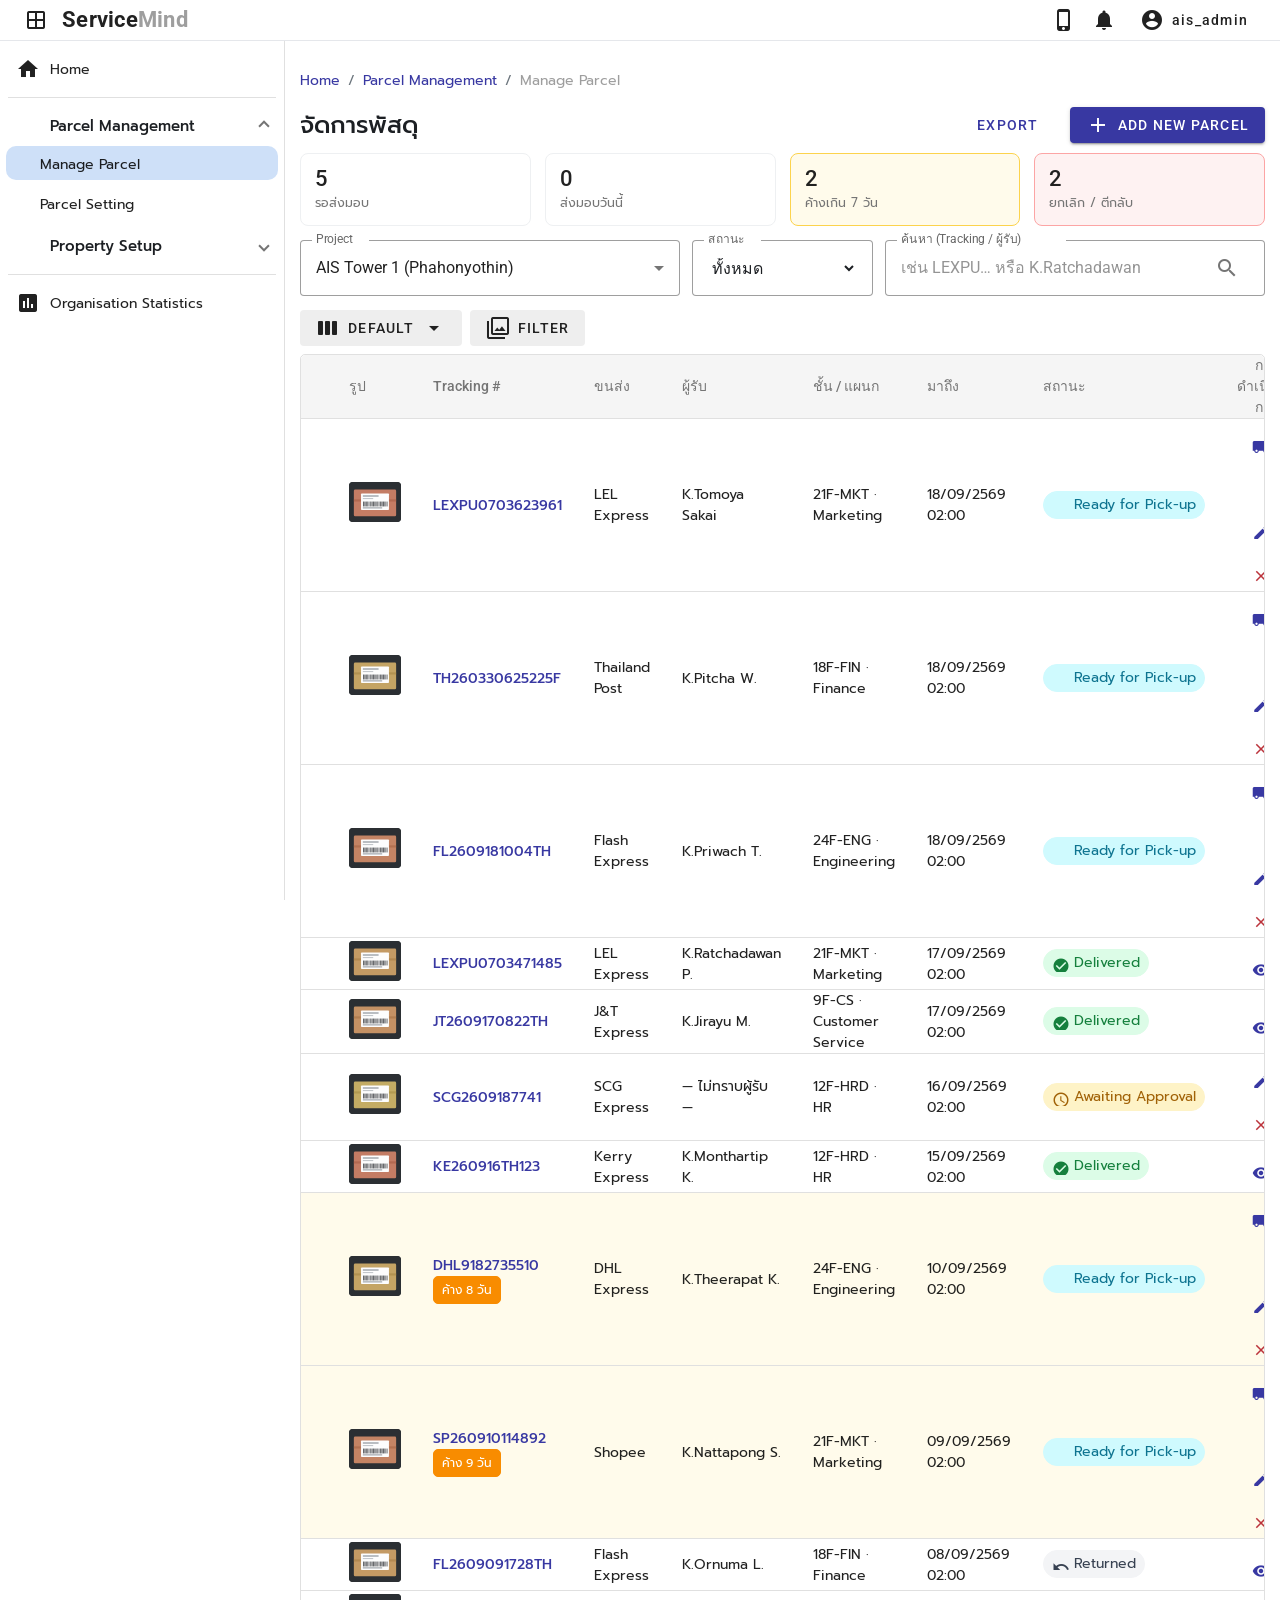
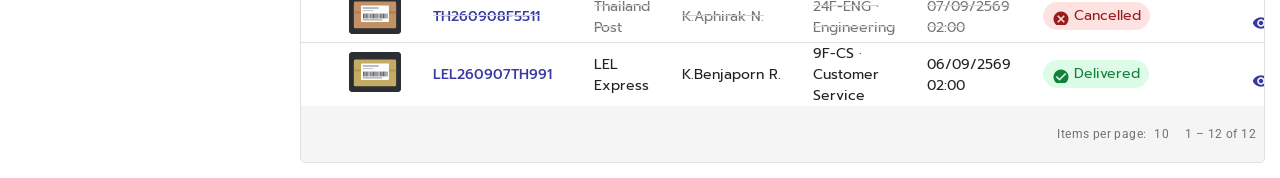
<file: designsystem/servicemind-parcel-list.html>
<!doctype html>
<html lang="th" data-theme="admin">
<head>
<meta charset="utf-8">
<meta name="viewport" content="width=device-width, initial-scale=1">
<title>Manage Parcel &middot; ServiceMind</title>

<!-- Font stack: identical to app.servicemind.asia + the OCR mockup so the two
     pages feel like the same product, not a mock stitched from two sources. -->
<link rel="preconnect" href="https://fonts.googleapis.com">
<link rel="preconnect" href="https://fonts.gstatic.com" crossorigin>
<link rel="stylesheet" href="https://fonts.googleapis.com/css2?family=Roboto:wght@300;400;500;700&display=swap">
<link rel="stylesheet" href="https://fonts.googleapis.com/css2?family=Prompt:ital,wght@0,300;0,400;0,500;0,600;0,700;1,400&display=swap">
<link rel="stylesheet" href="https://fonts.googleapis.com/icon?family=Material+Icons">
<link rel="stylesheet" href="https://fonts.googleapis.com/css2?family=Material+Symbols+Outlined:opsz,wght,FILL,GRAD@20..48,100..700,0..1,-50..200">
<link rel="stylesheet" href="https://fonts.servicemind.asia/fnt-awsome-5/font-awesome-5.15.4.min.css">

<link rel="stylesheet" href="servicemind%20(1).css">

<style>
/* Same fix as the OCR page: hide icon ligature text while the font is still
   downloading; JS at the bottom reveals it once document.fonts is ready. */
.material-icons, .material-symbols-outlined { color: transparent; }
html.fonts-ready .material-icons,
html.fonts-ready .material-symbols-outlined { color: inherit; }

* { box-sizing: border-box; }
html, body { height: 100%; }
body { margin: 0; font: 400 14px/1.5 var(--font-family); color: var(--tis-dark); background: #fff; }
.sm-shell { display: flex; flex-direction: column; height: 100%; }
.sm-th { font-family: Prompt, var(--font-family); }

/* KPI strip: 4 stat cards across the top */
.pl-kpi { display: grid; grid-template-columns: repeat(4, 1fr); gap: 14px; margin: 0 0 14px; }
.pl-kpi-card { border: 1px solid #eef0f2; border-radius: 8px; padding: 12px 14px; background: #fff; }
.pl-kpi-value { font: 500 22px/1.2 var(--font-family); color: var(--tis-heading-color); }
.pl-kpi-label { font-size: 12.5px; color: var(--tis-text-color); margin-top: 2px; }
.pl-kpi-card--accent { border-color: #fcd34d; background: #fffbeb; }
.pl-kpi-card--danger { border-color: #fca5a5; background: #fef2f2; }

/* Row-level highlight — overdue rows get a soft amber tint like Approve screen */
.pl-row.is-overdue { background: #fffbeb; }
.pl-row.is-cancelled td:not(:first-child):not(:last-child) { color: var(--tis-text-color); text-decoration: line-through; text-decoration-color: #d1d5db; }
.pl-thumb { width: 52px; height: 40px; object-fit: cover; border-radius: 4px; background: #23272b; }

/* Mobile-first card fallback for the table — mirrors what OCR page does with
   .sm-approve-cards. One markup, two presentations. */
.pl-cards { display: none; }
.pl-card { display: flex; gap: 11px; padding: 10px; border: 1px solid #eef0f2; border-radius: 8px; background: #fff; }
.pl-card + .pl-card { margin-top: 10px; }
.pl-card.is-overdue { background: #fffbeb; border-color: #fcd34d; }
.pl-card-thumb { width: 66px; height: 66px; border-radius: 6px; object-fit: cover; flex: 0 0 auto; background: #23272b; }
.pl-card-body { min-width: 0; flex: 1 1 auto; }
.pl-card-title { font-weight: 500; font-size: 13.5px; color: var(--tis-heading-color); }
.pl-card-meta { font-size: 12px; color: var(--tis-text-color); }
.pl-card-actions { display: flex; flex-wrap: wrap; gap: 6px; margin-top: 8px; }
.pl-choice { border: 1px solid #d8dbe0; background: #fff; border-radius: 999px; cursor: pointer; padding: 4px 11px; font: inherit; font-size: 12.5px; color: var(--tis-dark); }
.pl-choice:hover { border-color: var(--tis-primary); }
.pl-choice.is-danger { color: #dc2626; border-color: #fca5a5; }

@media (max-width: 991px) {
  /* Sidenav takes 285px on Angular Material — hide on real mobile until the
     real app has a hamburger toggle. Same rule as OCR page. */
  mat-drawer.drawer { display: none; }
  .tis-main-container { padding-left: 12px; padding-right: 12px; }
  .tis-page-header { flex-wrap: wrap; row-gap: 10px; }
  .tis-page-header > .tis-inline-group { width: 100%; justify-content: flex-end; flex-wrap: wrap; }

  .pl-kpi { grid-template-columns: repeat(2, 1fr); }
  .pl-desktop { display: none; }
  .pl-cards { display: block; }
}

/* Simple dialog wrapper for the Deliver confirm — reuses the same pattern as
   the OCR page's Approve dialog so both pages feel the same. */
.pl-dialog-wrap { position: fixed; inset: 0; z-index: 50; display: none; align-items: center; justify-content: center; background: rgba(0,0,0,.32); padding: 16px; }
body.pl-dialog-open .pl-dialog-wrap { display: flex; }
button[disabled] { opacity: .45; pointer-events: none; }
</style>
</head>

<body class="sm-th">
<div class="sm-shell">

  <!-- ===== toolbar ====================================================== -->
  <mat-toolbar class="mat-toolbar header mat-toolbar-single-row">
    <button class="mdc-icon-button mat-mdc-icon-button mat-mdc-button-base icon-btn">
      <span class="material-symbols-outlined">window</span>
    </button>
    <b style="font-size:22px;margin-left:6px">Service<i style="font-style:normal;color:#9e9e9e">Mind</i></b>
    <span class="spacer"></span>
    <button class="mdc-icon-button mat-mdc-icon-button mat-mdc-button-base icon-btn">
      <mat-icon class="mat-icon material-icons">phone_iphone</mat-icon>
    </button>
    <button class="mdc-icon-button mat-mdc-icon-button mat-mdc-button-base icon-btn">
      <mat-icon class="mat-icon material-icons">notifications</mat-icon>
    </button>
    <button class="mdc-button mat-mdc-button-base profile-btn mat-mdc-button">
      <span class="mdc-button__label">
        <mat-icon class="mat-icon material-icons">account_circle</mat-icon>
        <span class="profile-info">ais_admin</span>
      </span>
    </button>
  </mat-toolbar>

  <mat-drawer-container style="flex:1 1 auto;min-height:0">

    <!-- ===== sidenav =================================================== -->
    <mat-drawer class="mat-drawer drawer">
      <mat-list class="mat-mdc-list h-full overflow-auto">
        <mat-list-item class="mat-mdc-list-item custom-mat-list-item">
          <span class="mdc-list-item__content">
            <a href="#"><p><mat-icon class="mat-icon material-icons">home</mat-icon><span>Home</span></p></a>
          </span>
        </mat-list-item>

        <div class="p-2"><mat-divider class="mat-divider mat-divider-horizontal"></mat-divider></div>

        <mat-expansion-panel class="mat-expansion-panel custom-expansion-panel mat-expanded">
          <mat-expansion-panel-header class="mat-expansion-panel-header">
            <span class="mat-content">
              <mat-panel-title class="mat-expansion-panel-header-title">
                <mat-icon class="mat-icon material-icons">inventory_2</mat-icon><span>Parcel Management</span>
              </mat-panel-title>
            </span>
            <span class="mat-expansion-indicator"></span>
          </mat-expansion-panel-header>
          <div class="mat-expansion-panel-content-wrapper">
            <div class="mat-expansion-panel-content">
              <div class="mat-expansion-panel-body">
                <mat-list-item class="mat-mdc-list-item custom-mat-list-item">
                  <span class="mdc-list-item__content"><a href="servicemind-parcel-list.html" class="active"><p><span>Manage Parcel</span></p></a></span>
                </mat-list-item>
                <mat-list-item class="mat-mdc-list-item custom-mat-list-item">
                  <span class="mdc-list-item__content"><a href="#"><p><span>Parcel Setting</span></p></a></span>
                </mat-list-item>
              </div>
            </div>
          </div>
        </mat-expansion-panel>

        <mat-expansion-panel class="mat-expansion-panel custom-expansion-panel">
          <mat-expansion-panel-header class="mat-expansion-panel-header">
            <span class="mat-content">
              <mat-panel-title class="mat-expansion-panel-header-title">
                <mat-icon class="mat-icon material-icons">apartment</mat-icon><span>Property Setup</span>
              </mat-panel-title>
            </span>
            <span class="mat-expansion-indicator"></span>
          </mat-expansion-panel-header>
          <div class="mat-expansion-panel-content-wrapper">
            <div class="mat-expansion-panel-content">
              <div class="mat-expansion-panel-body">
                <mat-list-item class="mat-mdc-list-item custom-mat-list-item">
                  <span class="mdc-list-item__content"><a href="#"><p><span>Building</span></p></a></span>
                </mat-list-item>
                <mat-list-item class="mat-mdc-list-item custom-mat-list-item">
                  <span class="mdc-list-item__content"><a href="#"><p><span>Property Unit</span></p></a></span>
                </mat-list-item>
              </div>
            </div>
          </div>
        </mat-expansion-panel>

        <div class="p-2"><mat-divider class="mat-divider mat-divider-horizontal"></mat-divider></div>

        <mat-list-item class="mat-mdc-list-item custom-mat-list-item">
          <span class="mdc-list-item__content">
            <a href="#"><p><mat-icon class="mat-icon material-icons">insert_chart_outlined</mat-icon><span>Organisation Statistics</span></p></a>
          </span>
        </mat-list-item>
      </mat-list>
    </mat-drawer>

    <!-- ===== page ====================================================== -->
    <mat-drawer-content>
      <div class="tis-main-container">
        <div class="tis-page">

          <ul class="tis-breadcrumb">
            <li class="tis-breadcrumb-item"><a href="#">Home</a></li>
            <li class="tis-breadcrumb-item"><a href="#">Parcel Management</a></li>
            <li class="tis-breadcrumb-item active">Manage Parcel</li>
          </ul>

          <div class="tis-page-header">
            <div class="tis-page-title">จัดการพัสดุ</div>
            <ul class="tis-inline-group">
              <li class="tis-inline-group-item">
                <button class="mdc-button mat-mdc-button-base tis-text-upper tis-btn-primary" onclick="exportCsv()">
                  <span class="mdc-button__label"><mat-icon class="mat-icon material-icons">download</mat-icon>Export</span>
                </button>
              </li>
              <li class="tis-inline-group-item">
                <a class="mdc-button mat-mdc-button-base tis-text-upper tis-btn-filled-primary" href="servicemind-parcel-ocr.html">
                  <span class="mdc-button__label"><mat-icon class="mat-icon material-icons">add</mat-icon>Add New Parcel</span>
                </a>
              </li>
            </ul>
          </div>

          <div class="tis-page-body">

            <!-- KPI strip: 4 numbers that answer "งานวันนี้เป็นยังไง" at a glance -->
            <div class="pl-kpi" id="pl-kpi">
              <div class="pl-kpi-card"><div class="pl-kpi-value" id="kpi-ready">0</div><div class="pl-kpi-label">รอส่งมอบ</div></div>
              <div class="pl-kpi-card"><div class="pl-kpi-value" id="kpi-delivered">0</div><div class="pl-kpi-label">ส่งมอบวันนี้</div></div>
              <div class="pl-kpi-card pl-kpi-card--accent"><div class="pl-kpi-value" id="kpi-overdue">0</div><div class="pl-kpi-label">ค้างเกิน 7 วัน</div></div>
              <div class="pl-kpi-card pl-kpi-card--danger"><div class="pl-kpi-value" id="kpi-cancelled">0</div><div class="pl-kpi-label">ยกเลิก / ตีกลับ</div></div>
            </div>

            <!-- Filter row (inline, wraps on narrow) -->
            <div class="flex flex-wrap gap-3" style="margin-bottom:14px">
              <mat-form-field class="mat-mdc-form-field tis-mat-form-field flex-1" style="min-width:220px">
                <div class="mat-mdc-text-field-wrapper">
                  <div class="mat-mdc-form-field-flex">
                    <div class="mdc-notched-outline">
                      <div class="mdc-notched-outline__leading"></div>
                      <div class="mdc-notched-outline__notch"><label class="mdc-floating-label mat-mdc-floating-label mdc-floating-label--float-above">Project</label></div>
                      <div class="mdc-notched-outline__trailing"></div>
                    </div>
                    <div class="mat-mdc-form-field-infix">
                      <div class="mat-mdc-select">
                        <div class="mat-mdc-select-value">AIS Tower 1 (Phahonyothin)</div>
                        <div class="mat-mdc-select-arrow-wrapper"><div class="mat-mdc-select-arrow"></div></div>
                      </div>
                    </div>
                  </div>
                </div>
              </mat-form-field>

              <mat-form-field class="mat-mdc-form-field tis-mat-form-field" style="min-width:180px">
                <div class="mat-mdc-text-field-wrapper">
                  <div class="mat-mdc-form-field-flex">
                    <div class="mdc-notched-outline">
                      <div class="mdc-notched-outline__leading"></div>
                      <div class="mdc-notched-outline__notch"><label class="mdc-floating-label mat-mdc-floating-label mdc-floating-label--float-above">สถานะ</label></div>
                      <div class="mdc-notched-outline__trailing"></div>
                    </div>
                    <div class="mat-mdc-form-field-infix">
                      <select id="pl-status" onchange="render()" style="border:0;background:transparent;font:inherit;color:inherit;outline:none;width:100%">
                        <option value="">ทั้งหมด</option>
                        <option value="ready">Ready for Pick-up</option>
                        <option value="delivered">Delivered</option>
                        <option value="onhold">Awaiting Approval</option>
                        <option value="cancelled">Cancelled</option>
                        <option value="returned">Returned</option>
                      </select>
                    </div>
                  </div>
                </div>
              </mat-form-field>

              <mat-form-field class="mat-mdc-form-field tis-mat-form-field tis-mat-form-field-suffix flex-1" style="min-width:240px">
                <div class="mat-mdc-text-field-wrapper">
                  <div class="mat-mdc-form-field-flex">
                    <div class="mdc-notched-outline">
                      <div class="mdc-notched-outline__leading"></div>
                      <div class="mdc-notched-outline__notch"><label class="mdc-floating-label mat-mdc-floating-label mdc-floating-label--float-above">ค้นหา (Tracking / ผู้รับ)</label></div>
                      <div class="mdc-notched-outline__trailing"></div>
                    </div>
                    <div class="mat-mdc-form-field-infix">
                      <input id="pl-q" oninput="render()" class="mat-mdc-input-element" placeholder="เช่น LEXPU… หรือ K.Ratchadawan">
                    </div>
                    <div class="mat-mdc-form-field-icon-suffix"><mat-icon class="mat-icon material-icons">search</mat-icon></div>
                  </div>
                </div>
              </mat-form-field>
            </div>

            <!-- Table toolbar + active filter badge -->
            <div class="tis-page-body-header" style="margin-bottom:8px">
              <ul class="tis-btn-group" style="gap:8px;list-style:none;padding:0;margin:0;display:flex">
                <li>
                  <button class="mdc-button mdc-button--unelevated mat-mdc-unelevated-button mat-unthemed tis-text-upper">
                    <span class="mdc-button__label"><mat-icon class="mat-icon material-icons">view_week</mat-icon>Default<mat-icon class="mat-icon material-icons">arrow_drop_down</mat-icon></span>
                  </button>
                </li>
                <li>
                  <button class="mdc-button mdc-button--unelevated mat-mdc-unelevated-button mat-unthemed tis-text-upper">
                    <span class="mdc-button__label"><mat-icon class="mat-icon material-icons">filter_alt</mat-icon>Filter</span>
                  </button>
                </li>
              </ul>
              <span class="tis-filter-badge tis-badge-sm" id="pl-filter-badge" style="display:none">
                <mat-icon class="mat-icon material-icons">filter_alt</mat-icon><span id="pl-filter-count">0</span> filters applied
              </span>
            </div>

            <!-- Selection hint (below the table); non-sticky, matches billing pattern -->
            <div id="pl-selection-hint" style="display:none">
              <div class="tis-alert tis-alert-info">
                <mat-icon class="mat-icon material-icons">info</mat-icon>
                <span id="pl-selection-text">1 รายการถูกเลือก</span> — ใช้ปุ่มด้านล่างเพื่อดำเนินการเป็นชุด
                <span style="margin-left:auto">
                  <button class="pl-choice" onclick="bulkDeliver()">ส่งมอบทั้งหมด</button>
                  <button class="pl-choice is-danger" onclick="clearSelection()">ล้าง</button>
                </span>
              </div>
            </div>

            <!-- Desktop: table -->
            <div class="tis-table-container pl-desktop">
              <div class="tis-table-container-body">
                <div class="tis-table-wrapper">
                  <table class="tis-table" style="width:100%;border-collapse:collapse">
                    <thead>
                      <tr>
                        <th style="width:44px">
                          <mat-checkbox class="mat-mdc-checkbox tis-mat-checkbox-primary" id="pl-check-all" onclick="toggleAll()"><span></span></mat-checkbox>
                        </th>
                        <th style="width:60px">รูป</th>
                        <th>Tracking #</th>
                        <th>ขนส่ง</th>
                        <th>ผู้รับ</th>
                        <th>ชั้น / แผนก</th>
                        <th>มาถึง</th>
                        <th>สถานะ</th>
                        <th class="text-right" style="width:180px">การดำเนินการ</th>
                      </tr>
                    </thead>
                    <tbody id="pl-rows"></tbody>
                  </table>
                </div>

                <div class="tis-data-not-found" id="pl-empty" style="display:none">
                  <mat-icon class="mat-icon material-icons tis-mat-icon-3x tis-text-light">inbox</mat-icon>
                  <h5>ไม่พบพัสดุที่ตรงเงื่อนไข</h5>
                  <p>ลองล้างตัวกรอง หรือรับพัสดุใหม่เพื่อเริ่มต้น</p>
                  <a class="mdc-button mat-mdc-button-base tis-text-upper tis-btn-filled-primary" href="servicemind-parcel-ocr.html">
                    <span class="mdc-button__label"><mat-icon class="mat-icon material-icons">add</mat-icon>Add New Parcel</span>
                  </a>
                </div>

                <div class="tis-table-paginator" id="pl-paginator">
                  <mat-paginator class="mat-mdc-paginator">
                    <div class="mat-mdc-paginator-outer-container">
                      <div class="mat-mdc-paginator-container">
                        <div class="mat-mdc-paginator-page-size">
                          <div class="mat-mdc-paginator-page-size-label">Items per page:</div>
                          <div class="mat-mdc-paginator-page-size-value">10</div>
                        </div>
                        <div class="mat-mdc-paginator-range-actions">
                          <div class="mat-mdc-paginator-range-label" id="pl-range">1 – 10 of 0</div>
                        </div>
                      </div>
                    </div>
                  </mat-paginator>
                </div>
              </div>
            </div>

            <!-- Mobile: cards (same data, different layout) -->
            <div class="pl-cards" id="pl-cards"></div>

          </div>
        </div>
      </div>

      <!-- ===== Deliver confirm dialog ================================== -->
      <div class="pl-dialog-wrap" onclick="if (event.target === this) closeDialog()">
        <mat-dialog-container class="mat-mdc-dialog-container">
          <div class="tis-simple-confirmation" style="width:100%;max-width:460px">
            <div class="tis-simple-confirmation-icon"><mat-icon class="mat-icon material-icons">local_shipping</mat-icon></div>
            <h3 class="tis-simple-confirmation-title">ยืนยันการส่งมอบพัสดุ</h3>
            <div class="tis-simple-confirmation-desc" id="pl-dialog-text"></div>
            <div class="tis-simple-confirmation-actions">
              <button class="mdc-button mat-mdc-button-base tis-text-upper tis-btn-primary" onclick="closeDialog()">
                <span class="mdc-button__label">ยกเลิก</span>
              </button>
              <button class="mdc-button mat-mdc-button-base tis-text-upper tis-btn-filled-primary" onclick="confirmDeliver()">
                <span class="mdc-button__label">ยืนยันส่งมอบ</span>
              </button>
            </div>
          </div>
        </mat-dialog-container>
      </div>

    </mat-drawer-content>
  </mat-drawer-container>
</div>

<script>
/* ==========================================================================
   Manage Parcel — list mock-up.
   Same shape as OCR page: mock state on the client, no backend. This lets us
   demo the round trip "รายการ → รับพัสดุใหม่ (OCR) → กลับมารายการ" for AIS
   without any API. Real Angular app would replace `PARCELS` with a service
   call and keep the same render() / applyStatus() shape.

   ponytail: two sources of truth for the status set — the <select> options
   and STATUS_META below — kept aligned by the self-check at the bottom.
   ========================================================================== */

const STATUS_META = {
  ready:     { label: 'Ready for Pick-up',  cls: 'tis-badge-sr-so-approved',  icon: 'inventory_2' },
  delivered: { label: 'Delivered',          cls: 'tis-badge-sr-so-completed', icon: 'check_circle' },
  onhold:    { label: 'Awaiting Approval',  cls: 'tis-badge-sr-so-onhold',    icon: 'schedule' },
  cancelled: { label: 'Cancelled',          cls: 'tis-badge-sr-so-cancelled', icon: 'cancel' },
  returned:  { label: 'Returned',           cls: 'tis-badge-sr-so-closed',    icon: 'undo' },
};
const CARRIERS_SHORT = {
  LEL:      'LEL Express',
  Flash:    'Flash Express',
  Kerry:    'Kerry Express',
  Thai:     'Thailand Post',
  JT:       'J&T Express',
  SCG:      'SCG Express',
  DHL:      'DHL Express',
  Shopee:   'Shopee',
};

/* Mock parcels — arrived-time drives "overdue" (> 7 days ago while ready). */
const TODAY = new Date('2026-09-18T09:00:00+07:00');
const daysAgo = n => new Date(TODAY.getTime() - n * 86400e3);
const fmt = d => d.toLocaleString('th-TH', { day: '2-digit', month: '2-digit', year: 'numeric', hour: '2-digit', minute: '2-digit' }).replace(/,/, '');

const PARCELS = [
  { id: 15628, tracking: 'LEXPU0703623961', carrier: 'LEL',    recipient: 'K.Tomoya Sakai',     unit: '21F-MKT', unitName: 'Marketing',        arrived: daysAgo(0),  status: 'ready',     type: 'ห่อเล็ก' },
  { id: 15627, tracking: 'TH260330625225F', carrier: 'Thai',   recipient: 'K.Pitcha W.',        unit: '18F-FIN', unitName: 'Finance',          arrived: daysAgo(0),  status: 'ready',     type: 'Envelope' },
  { id: 15626, tracking: 'FL2609181004TH',  carrier: 'Flash',  recipient: 'K.Priwach T.',       unit: '24F-ENG', unitName: 'Engineering',      arrived: daysAgo(0),  status: 'ready',     type: 'ห่อใหญ่' },
  { id: 15625, tracking: 'LEXPU0703471485', carrier: 'LEL',    recipient: 'K.Ratchadawan P.',   unit: '21F-MKT', unitName: 'Marketing',        arrived: daysAgo(1),  status: 'delivered', type: 'ห่อกลาง', deliveredBy: 'K.Ratchadawan P.', deliveredAt: daysAgo(1) },
  { id: 15624, tracking: 'JT2609170822TH',  carrier: 'JT',     recipient: 'K.Jirayu M.',        unit: '9F-CS',   unitName: 'Customer Service', arrived: daysAgo(1),  status: 'delivered', type: 'ห่อเล็ก', deliveredBy: 'K.Jirayu M.',      deliveredAt: daysAgo(1) },
  { id: 15623, tracking: 'SCG2609187741',   carrier: 'SCG',    recipient: '— ไม่ทราบผู้รับ —',   unit: '12F-HRD', unitName: 'HR',               arrived: daysAgo(2),  status: 'onhold',    type: 'Bag' },
  { id: 15622, tracking: 'KE260916TH123',   carrier: 'Kerry',  recipient: 'K.Monthartip K.',    unit: '12F-HRD', unitName: 'HR',               arrived: daysAgo(3),  status: 'delivered', type: 'ห่อเล็ก', deliveredBy: 'K.Monthartip K.',  deliveredAt: daysAgo(3) },
  { id: 15621, tracking: 'DHL9182735510',   carrier: 'DHL',    recipient: 'K.Theerapat K.',     unit: '24F-ENG', unitName: 'Engineering',      arrived: daysAgo(8),  status: 'ready',     type: 'ห่อกลาง' },
  { id: 15620, tracking: 'SP260910114892',  carrier: 'Shopee', recipient: 'K.Nattapong S.',     unit: '21F-MKT', unitName: 'Marketing',        arrived: daysAgo(9),  status: 'ready',     type: 'ห่อเล็ก' },
  { id: 15619, tracking: 'FL2609091728TH',  carrier: 'Flash',  recipient: 'K.Ornuma L.',        unit: '18F-FIN', unitName: 'Finance',          arrived: daysAgo(10), status: 'returned',  type: 'ห่อกลาง' },
  { id: 15618, tracking: 'TH260908F5511',   carrier: 'Thai',   recipient: 'K.Aphirak N.',       unit: '24F-ENG', unitName: 'Engineering',      arrived: daysAgo(11), status: 'cancelled', type: 'Envelope' },
  { id: 15617, tracking: 'LEL260907TH991',  carrier: 'LEL',    recipient: 'K.Benjaporn R.',     unit: '9F-CS',   unitName: 'Customer Service', arrived: daysAgo(12), status: 'delivered', type: 'ห่อกลาง', deliveredBy: 'K.Benjaporn R.',   deliveredAt: daysAgo(11) },
];

let selected = new Set();
let dialogId = null;

/* Fake parcel photo: same SVG generator used by the OCR page so both mocks
   render matching thumbnails. ponytail: 24-line SVG stays under `data:` URL
   size limits and needs no binary asset. */
function parcelPhoto(seed) {
  const hue = [28, 34, 20, 40, 15, 45][seed % 6];
  const svg =
    '<svg xmlns="http://www.w3.org/2000/svg" width="240" height="180">' +
    '<rect width="240" height="180" fill="#2b2f33"/>' +
    '<rect x="26" y="34" width="188" height="120" rx="6" fill="hsl(' + hue + ',45%,58%)"/>' +
    '<rect x="26" y="78" width="188" height="10" fill="hsl(' + hue + ',40%,48%)" opacity=".7"/>' +
    '<rect x="58" y="52" width="124" height="74" rx="3" fill="#fdfdfd"/>' +
    '<rect x="66" y="60" width="70" height="6" fill="#9aa0a6"/>' +
    '<rect x="66" y="72" width="46" height="5" fill="#c3c7cb"/>' +
    Array.from({ length: 22 }, (_, i) => '<rect x="' + (67 + i * 5) + '" y="88" width="' + (i % 3 ? 2 : 3) + '" height="22" fill="#1c1f23"/>').join('') +
    '<rect x="66" y="114" width="86" height="5" fill="#9aa0a6"/>' +
    '</svg>';
  return 'data:image/svg+xml;utf8,' + encodeURIComponent(svg);
}

/* Row is "overdue" when it's been sitting waiting more than 7 days. Only
   applies to `ready` — a delivered/cancelled row is done, no urgency. */
const isOverdue = p => p.status === 'ready' && (TODAY - p.arrived) > 7 * 86400e3;

function filtered() {
  const status = document.getElementById('pl-status').value;
  const q = document.getElementById('pl-q').value.trim().toLowerCase();
  return PARCELS.filter(p =>
    (!status || p.status === status) &&
    (!q || p.tracking.toLowerCase().includes(q) || p.recipient.toLowerCase().includes(q) || p.unit.toLowerCase().includes(q)),
  );
}

function statusBadge(status) {
  const m = STATUS_META[status];
  return '<span class="' + m.cls + ' tis-badge-sm tis-badge-round">' +
    '<mat-icon class="mat-icon material-icons">' + m.icon + '</mat-icon>' + m.label + '</span>';
}

/* Escape user/mock text before yielding to innerHTML. Everything else in the
   file uses innerHTML too — one central esc keeps future strings safe. */
const esc = s => (s || '').toString().replace(/[<>"&]/g, c => ({ '<': '&lt;', '>': '&gt;', '"': '&quot;', '&': '&amp;' }[c]));

/* Icon-button row actions. Delivered/cancelled rows lose the "act" actions —
   there's nothing to do once the parcel has moved on. */
function rowActions(p) {
  const btn = (icon, cls, title, fn) =>
    '<button class="mdc-icon-button mat-mdc-icon-button mat-mdc-button-base tis-icon-btn-sm" title="' + esc(title) + '" onclick="' + fn + '">' +
      '<mat-icon class="mat-icon material-icons ' + cls + ' tis-mat-icon-sm">' + icon + '</mat-icon></button>';
  if (p.status === 'delivered' || p.status === 'cancelled' || p.status === 'returned') {
    return btn('visibility', 'tis-text-primary', 'ดูรายละเอียด', 'view(' + p.id + ')');
  }
  return (p.status === 'ready' ? btn('local_shipping', 'tis-text-primary', 'ส่งมอบพัสดุ',     'deliver(' + p.id + ')')     : '') +
         (p.status === 'ready' ? btn('qr_code_scanner', 'tis-text-primary', 'สแกน QR ผู้รับ', 'scanQr(' + p.id + ')')     : '') +
         btn('edit',            'tis-text-primary', 'แก้ไข',        'view(' + p.id + ')') +
         btn('close',           'tis-text-danger',  'ยกเลิก',       'cancelParcel(' + p.id + ')');
}
function mobileActions(p) {
  if (p.status === 'delivered' || p.status === 'cancelled' || p.status === 'returned') {
    return '<button class="pl-choice" onclick="view(' + p.id + ')">ดูรายละเอียด</button>';
  }
  return (p.status === 'ready'
    ? '<button class="pl-choice" onclick="deliver(' + p.id + ')">ส่งมอบ</button>' +
      '<button class="pl-choice" onclick="scanQr(' + p.id + ')">สแกน QR</button>'
    : '') +
    '<button class="pl-choice" onclick="view(' + p.id + ')">แก้ไข</button>' +
    '<button class="pl-choice is-danger" onclick="cancelParcel(' + p.id + ')">ยกเลิก</button>';
}

/* Render top-to-bottom: KPIs, filter badge, desktop table, mobile cards,
   pagination range, selection hint. Cheap to re-run — no DOM diffing needed
   for a mock at this size. */
function render() {
  const rows = filtered();

  /* KPI numbers — always over the FULL set (not the filtered view) so users
     don't lose track of the pending workload when they filter. */
  document.getElementById('kpi-ready').textContent     = PARCELS.filter(p => p.status === 'ready').length;
  document.getElementById('kpi-delivered').textContent = PARCELS.filter(p => p.status === 'delivered' && sameDay(p.deliveredAt, TODAY)).length;
  document.getElementById('kpi-overdue').textContent   = PARCELS.filter(isOverdue).length;
  document.getElementById('kpi-cancelled').textContent = PARCELS.filter(p => p.status === 'cancelled' || p.status === 'returned').length;

  const badge = document.getElementById('pl-filter-badge');
  const active = [document.getElementById('pl-status').value, document.getElementById('pl-q').value.trim()].filter(Boolean).length;
  badge.style.display = active ? 'inline-flex' : 'none';
  document.getElementById('pl-filter-count').textContent = active;

  document.getElementById('pl-empty').style.display = rows.length ? 'none' : 'flex';

  document.getElementById('pl-rows').innerHTML = rows.map(p => {
    const rowCls = ['pl-row', isOverdue(p) ? 'is-overdue' : '', p.status === 'cancelled' ? 'is-cancelled' : ''].filter(Boolean).join(' ');
    return '<tr class="' + rowCls + '">' +
      '<td><mat-checkbox class="mat-mdc-checkbox tis-mat-checkbox-primary ' + (selected.has(p.id) ? 'mat-mdc-checkbox-checked' : '') +
        '" onclick="toggleOne(' + p.id + ')"><span></span></mat-checkbox></td>' +
      '<td><img class="pl-thumb" src="' + parcelPhoto(p.id) + '" alt=""></td>' +
      '<td><span class="tis-a" onclick="view(' + p.id + ')">' + esc(p.tracking) + '</span>' +
        (isOverdue(p) ? '<div><span class="tis-badge-warning tis-badge-xs">ค้าง ' + Math.floor((TODAY - p.arrived) / 86400e3) + ' วัน</span></div>' : '') + '</td>' +
      '<td>' + esc(CARRIERS_SHORT[p.carrier]) + '</td>' +
      '<td>' + esc(p.recipient) + '</td>' +
      '<td>' + esc(p.unit) + ' · ' + esc(p.unitName) + '</td>' +
      '<td>' + esc(fmt(p.arrived)) + '</td>' +
      '<td>' + statusBadge(p.status) + '</td>' +
      '<td class="text-right">' + rowActions(p) + '</td></tr>';
  }).join('');

  document.getElementById('pl-cards').innerHTML = rows.map(p => {
    const cls = ['pl-card', isOverdue(p) ? 'is-overdue' : ''].filter(Boolean).join(' ');
    return '<div class="' + cls + '">' +
      '<img class="pl-card-thumb" src="' + parcelPhoto(p.id) + '" alt="">' +
      '<div class="pl-card-body">' +
        '<div class="pl-card-title">' + esc(p.tracking) + '</div>' +
        '<div class="pl-card-meta">' + esc(p.recipient) + ' · ' + esc(p.unit) + '</div>' +
        '<div class="pl-card-meta">' + esc(fmt(p.arrived)) + ' · ' + esc(CARRIERS_SHORT[p.carrier]) + '</div>' +
        '<div style="margin-top:6px">' + statusBadge(p.status) + '</div>' +
        '<div class="pl-card-actions">' + mobileActions(p) + '</div>' +
      '</div></div>';
  }).join('');

  document.getElementById('pl-range').textContent = rows.length ? '1 – ' + rows.length + ' of ' + rows.length : '0 of 0';
  document.getElementById('pl-paginator').style.display = rows.length ? '' : 'none';

  /* Selection hint updates every render so cancelling a selected row keeps
     the counter in sync (or hides the bar). */
  const validSelection = [...selected].filter(id => rows.some(p => p.id === id));
  const hint = document.getElementById('pl-selection-hint');
  hint.style.display = validSelection.length ? '' : 'none';
  document.getElementById('pl-selection-text').textContent = validSelection.length + ' รายการถูกเลือก';
}

const sameDay = (a, b) => a && b && a.getFullYear() === b.getFullYear() && a.getMonth() === b.getMonth() && a.getDate() === b.getDate();

function toggleOne(id) {
  if (selected.has(id)) selected.delete(id); else selected.add(id);
  render();
}
function toggleAll() {
  const rows = filtered();
  const allSelected = rows.every(p => selected.has(p.id));
  rows.forEach(p => { if (allSelected) selected.delete(p.id); else selected.add(p.id); });
  render();
}
function clearSelection() { selected.clear(); render(); }

/* Status transitions — the whole point of the list page. Each is one guarded
   assignment; the OCR page and the Angular app would call the same shape. */
function applyStatus(id, next, patch) {
  const p = PARCELS.find(x => x.id === id);
  if (!p) return false;
  p.status = next;
  if (patch) Object.assign(p, patch);
  selected.delete(id);
  render();
  return true;
}

function deliver(id) {
  dialogId = id;
  const p = PARCELS.find(x => x.id === id);
  document.getElementById('pl-dialog-text').innerHTML =
    'ยืนยันว่าพัสดุ <b>' + esc(p.tracking) + '</b> ถูกส่งมอบให้ <b>' + esc(p.recipient) + '</b> แล้ว ' +
    'ระบบจะบันทึกเวลา ' + esc(fmt(TODAY)) + ' และแจ้งเตือนผู้รับ';
  document.body.classList.add('pl-dialog-open');
}
function confirmDeliver() {
  applyStatus(dialogId, 'delivered', { deliveredBy: PARCELS.find(p => p.id === dialogId).recipient, deliveredAt: TODAY });
  closeDialog();
}
function closeDialog() { dialogId = null; document.body.classList.remove('pl-dialog-open'); }

const scanQr = id => alert('เปิดกล้องสแกน QR ผู้รับสำหรับ #' + id + ' — เดโมยังไม่ต่อกล้องส่วนนี้');
const view = id => alert('เปิดหน้ารายละเอียดพัสดุ #' + id + ' — เดโมยังไม่มีหน้า detail');
const cancelParcel = id => confirm('ยืนยันยกเลิกพัสดุ #' + id + ' ?') && applyStatus(id, 'cancelled');
function bulkDeliver() {
  const ids = [...selected];
  ids.forEach(id => { const p = PARCELS.find(x => x.id === id); if (p && p.status === 'ready') applyStatus(id, 'delivered', { deliveredBy: p.recipient, deliveredAt: TODAY }); });
  selected.clear();
  render();
}
const exportCsv = () => alert('Export CSV — เดโมยังไม่ต่อไฟล์ส่วนนี้');

/* ==========================================================================
   Self-check — the same pattern as the OCR page. Two things that would rot
   silently: (1) the status set shared with the <select>, (2) the state
   transition (ready → delivered / cancelled). Failures log to the console
   and never ship without being noticed. */
(function selfCheck() {
  let ok = true;
  const is = (cond, msg) => { if (!cond) { ok = false; console.assert(cond, msg); } };

  /* The 5 statuses in the <select> must match STATUS_META. */
  const optionValues = [...document.getElementById('pl-status').options].map(o => o.value).filter(Boolean);
  is(optionValues.length === Object.keys(STATUS_META).length, 'ตัวเลือกสถานะใน dropdown ต้องครบทุกสถานะที่มี badge');
  optionValues.forEach(v => is(STATUS_META[v], 'สถานะ ' + v + ' ต้องมี badge meta'));

  /* State transitions: pick a real ready row (not the mutable global list). */
  const readySample = PARCELS.find(p => p.status === 'ready');
  const orig = readySample.status;
  applyStatus(readySample.id, 'delivered', { deliveredBy: readySample.recipient, deliveredAt: TODAY });
  is(readySample.status === 'delivered', 'Deliver ต้องเปลี่ยนสถานะเป็น delivered');
  applyStatus(readySample.id, orig); // restore
  applyStatus(readySample.id, 'cancelled');
  is(readySample.status === 'cancelled', 'Cancel ต้องเปลี่ยนสถานะเป็น cancelled');
  applyStatus(readySample.id, orig); // restore

  /* Filter narrows: ready < all. */
  document.getElementById('pl-status').value = 'ready';
  is(filtered().every(p => p.status === 'ready'), 'ตัวกรองสถานะต้องกรองจริง');
  is(filtered().length < PARCELS.length,          'ตัวกรองต้องลดจำนวนแถวลง');
  document.getElementById('pl-status').value = '';

  /* Overdue triggers only on ready. */
  is(PARCELS.some(isOverdue), 'ต้องมีอย่างน้อย 1 พัสดุที่ค้าง > 7 วัน');
  is(!PARCELS.some(p => p.status === 'delivered' && isOverdue(p)), 'delivered ไม่ควรถูกตีว่าค้าง');

  /* esc() must neutralise HTML from a mock tracking that contains angle brackets. */
  is(esc('<script>').includes('&lt;'), 'esc() ต้อง escape < > &');

  console.log(ok ? '✓ self-check ผ่านทั้งหมด (status set, transitions, filter, overdue, esc)' : '✗ self-check ล้มเหลว — ดู assertion ด้านบน');
})();

render();

/* Same icon-font reveal as OCR page — kept here too so the list stands alone. */
Promise.race([
  document.fonts?.ready ?? Promise.resolve(),
  new Promise(r => setTimeout(r, 3000)),
]).finally(() => document.documentElement.classList.add('fonts-ready'));
</script>

</body>
</html>
</file>
